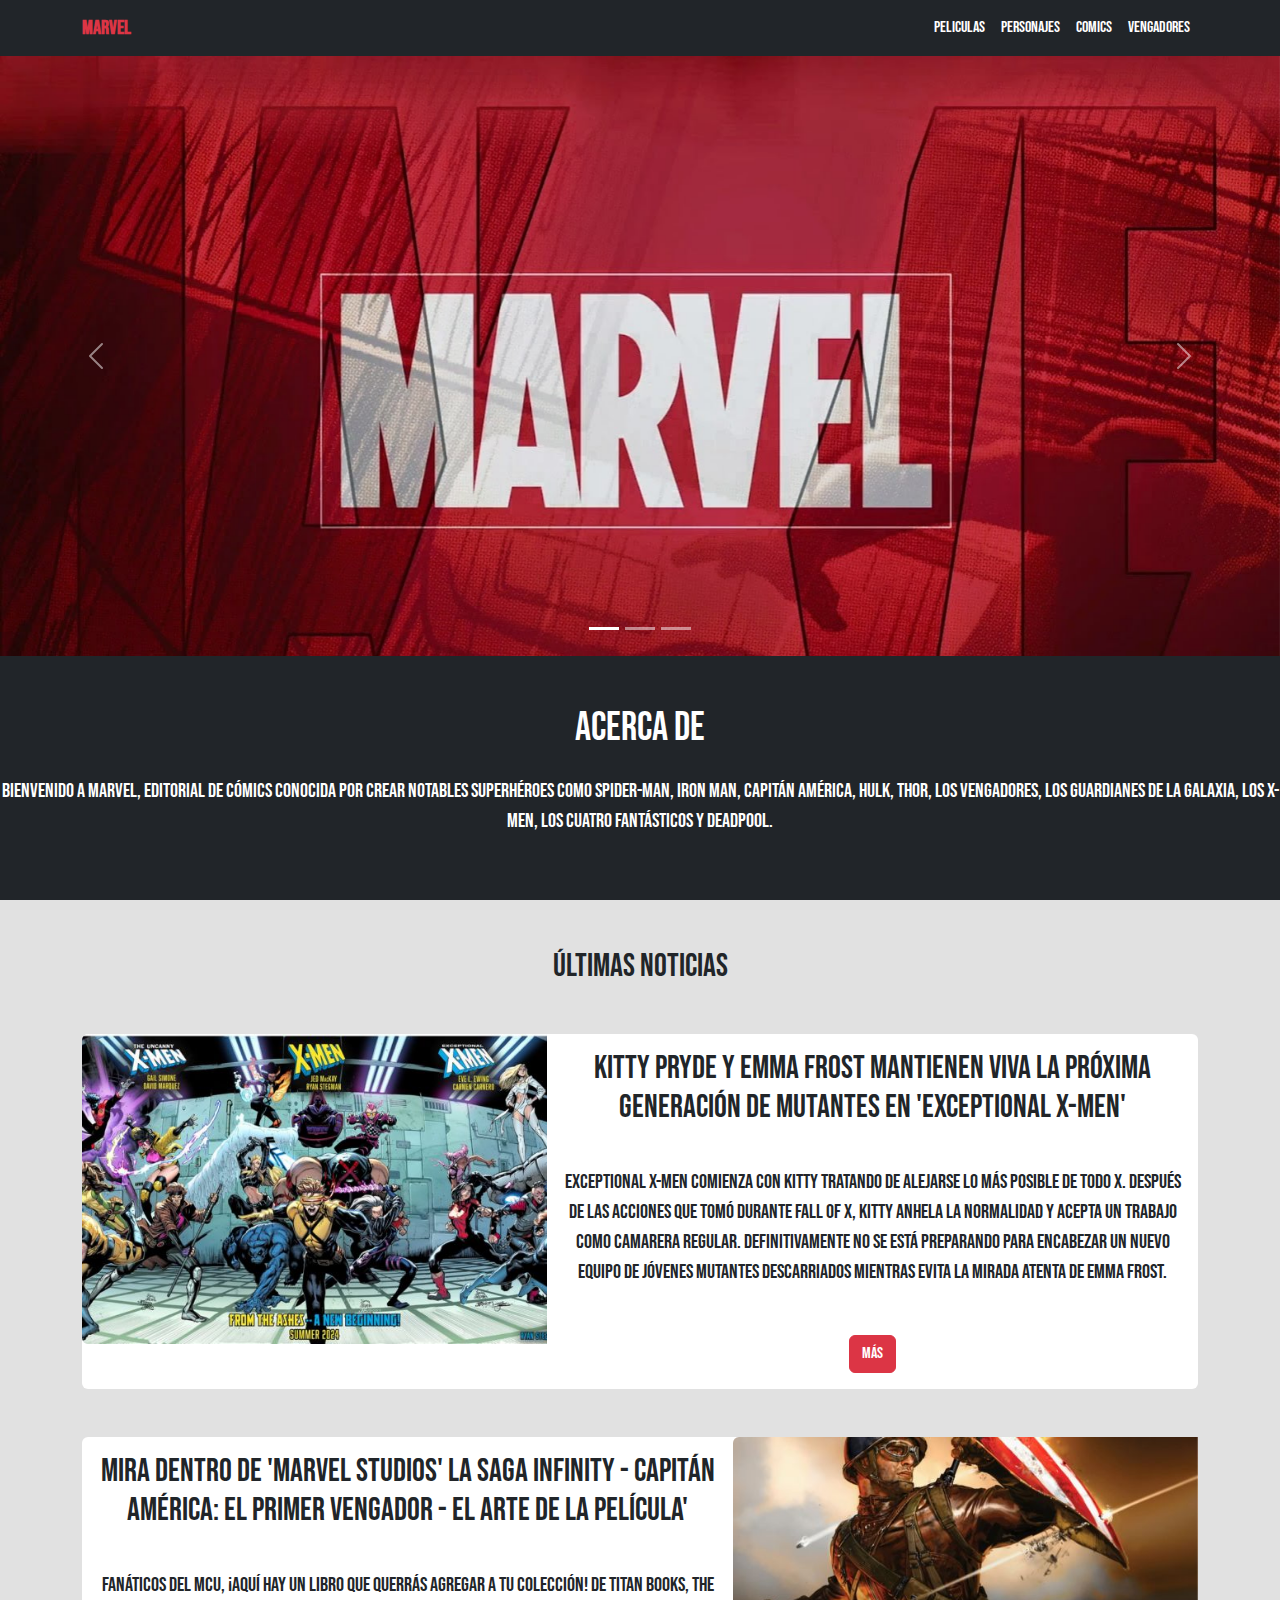
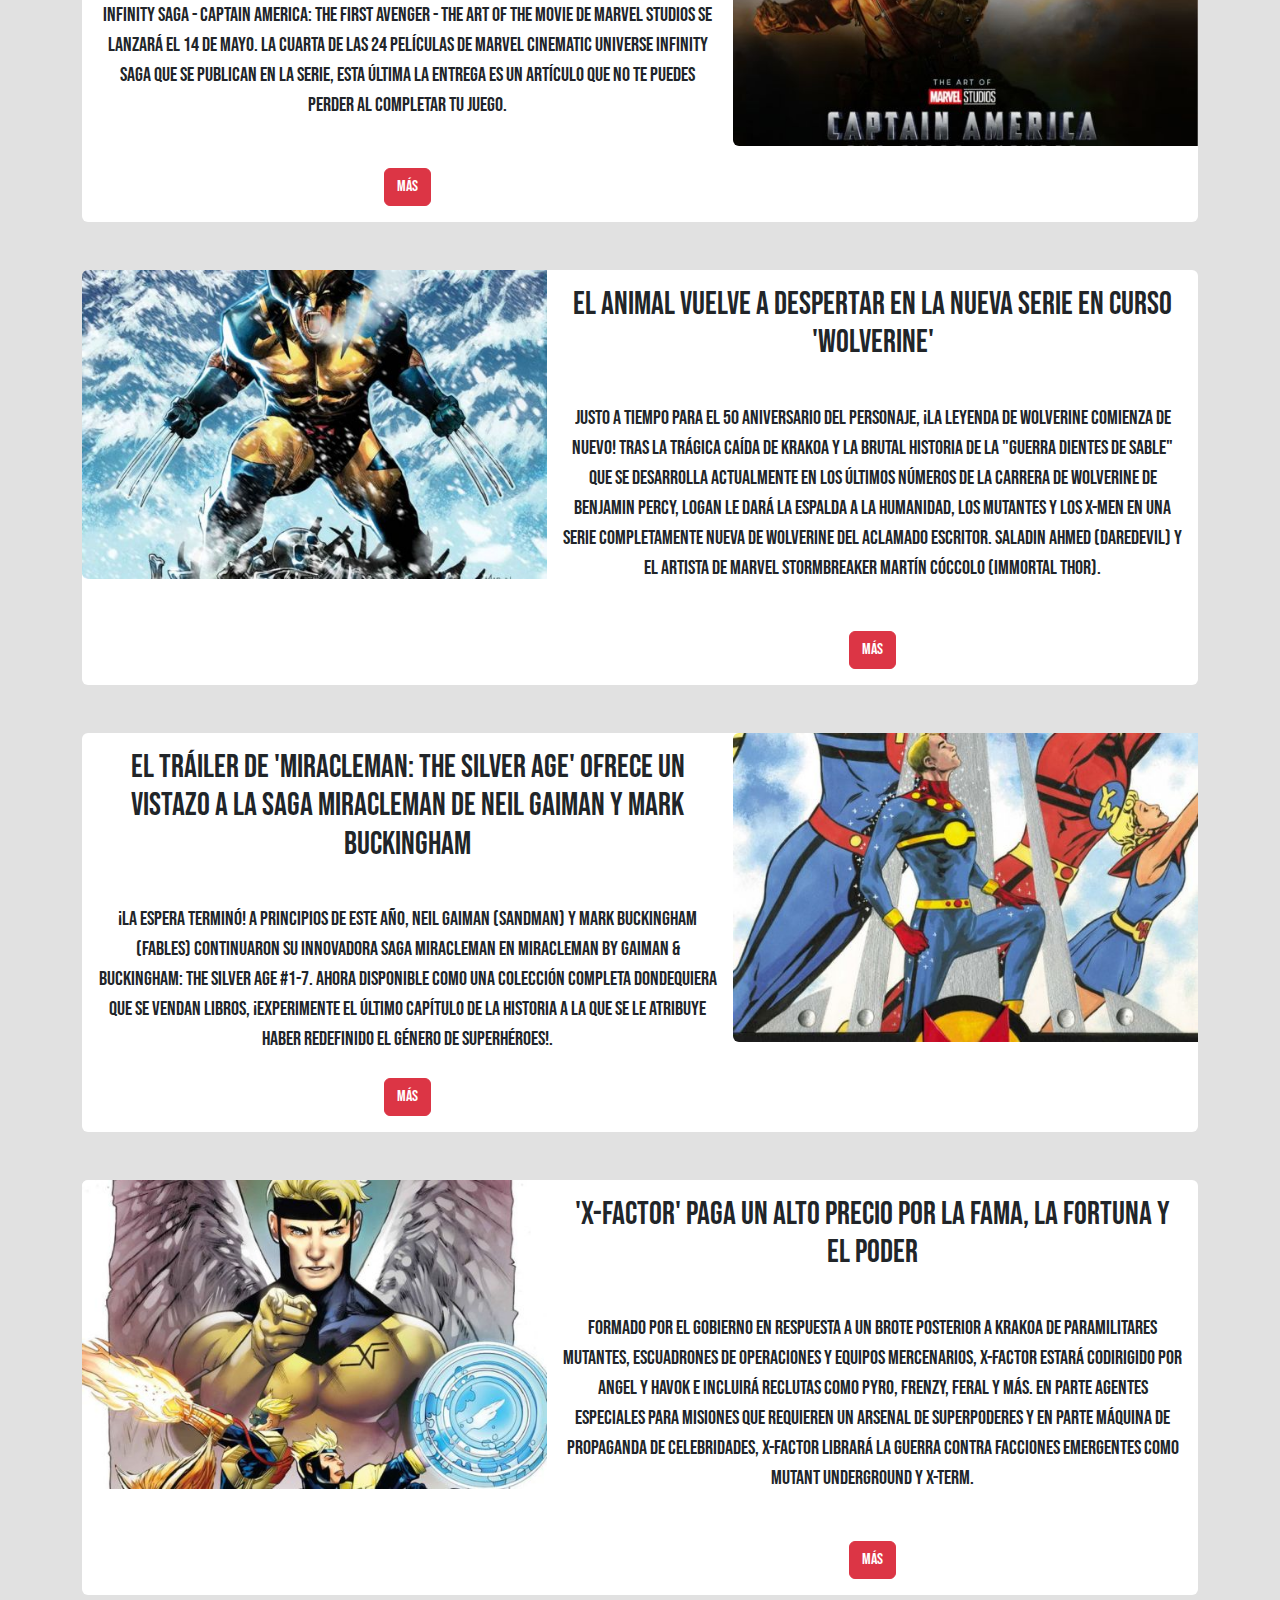
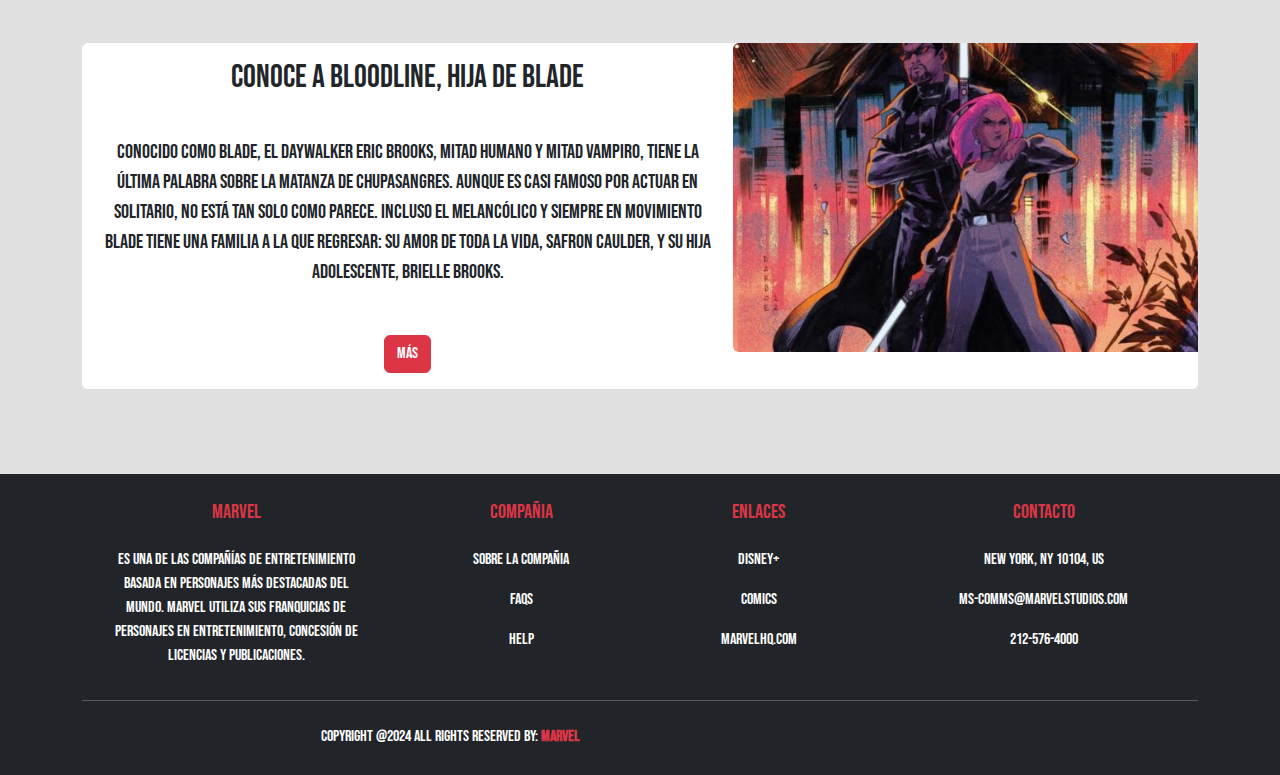
<file: index.html>
<!DOCTYPE html>
<html lang="en">
<head>
    <meta charset="UTF-8">
    <meta name="viewport" content="width=device-width, initial-scale=1.0">
    <link href="https://fonts.googleapis.com/css2?family=Bebas+Neue&family=DM+Serif+Display:ital@0;1&family=Marvel:ital,wght@0,400;0,700;1,400;1,700&display=swap" rel="stylesheet">
    <link rel="stylesheet" href="https://cdnjs.cloudflare.com/ajax/libs/font-awesome/6.5.2/css/all.min.css" integrity="sha512-SnH5WK+bZxgPHs44uWIX+LLJAJ9/2PkPKZ5QiAj6Ta86w+fsb2TkcmfRyVX3pBnMFcV7oQPJkl9QevSCWr3W6A==" crossorigin="anonymous" referrerpolicy="no-referrer" />
    <link href="https://cdn.jsdelivr.net/npm/bootstrap@5.3.3/dist/css/bootstrap.min.css" rel="stylesheet" integrity="sha384-QWTKZyjpPEjISv5WaRU9OFeRpok6YctnYmDr5pNlyT2bRjXh0JMhjY6hW+ALEwIH" crossorigin="anonymous">
    <link rel="stylesheet" href="css/style.css">
    <title>Marvel</title>
</head>
<body>

    <!--Navbar-->
    <nav class="navbar bg-dark text-white navbar-expand-lg">
        <div class="container">
          <a class="navbar-brand text-danger" href="index.html"><strong>MARVEL</strong></a>
          <button class="navbar-toggler" type="button" data-bs-toggle="collapse" data-bs-target="#navbarNav" aria-controls="navbarNav" aria-expanded="false" aria-label="Toggle navigation">
            <span class="navbar-toggler-icon"></span>
          </button>
          <div class="collapse navbar-collapse" id="navbarNav">
            <ul class="navbar-nav ms-auto">
              <li class="nav-item">
                <a class="nav-link" aria-current="page" href="peliculas.html">Peliculas</a>
              </li>
              <li class="nav-item">
                <a class="nav-link" href="personajes.html">Personajes</a>
              </li>
              <li class="nav-item">
                <a class="nav-link" href="comics.html">Comics</a>
              </li>
              <li class="nav-item">
                <a class="nav-link" href="assets/avenger_animacion/avengers.html">Vengadores</a>
              </li>
            </ul>
          </div>
        </div>
      </nav>    

    <!--Carousel-->
    <div class="container-carousel">
    <div id="carouselExampleIndicators" class="carousel slide">
        <div class="carousel-indicators">
          <button type="button" data-bs-target="#carouselExampleIndicators" data-bs-slide-to="0" class="active" aria-current="true" aria-label="Slide 1"></button>
          <button type="button" data-bs-target="#carouselExampleIndicators" data-bs-slide-to="1" aria-label="Slide 2"></button>
          <button type="button" data-bs-target="#carouselExampleIndicators" data-bs-slide-to="2" aria-label="Slide 3"></button>
        </div>
        <div class="carousel-inner">
          <div class="carousel-item active">
            <img src="assets/images/marvel-comics-logo-marvel-comics-wallpaper.jpg" class="d-block w-100" alt="...">
          </div>
          <div class="carousel-item" >
            <img src="assets/images/scale.jpg" class="d-block w-100" alt="...">
          </div>
          <div class="carousel-item" >
            <img src="assets/images/carousel-hereoes.jpg" class="d-block w-100" alt="...">
          </div>
        </div>
        <button class="carousel-control-prev" type="button" data-bs-target="#carouselExampleIndicators" data-bs-slide="prev">
          <span class="carousel-control-prev-icon" aria-hidden="true"></span>
          <span class="visually-hidden">Previous</span>
        </button>
        <button class="carousel-control-next" type="button" data-bs-target="#carouselExampleIndicators" data-bs-slide="next">
          <span class="carousel-control-next-icon" aria-hidden="true"></span>
          <span class="visually-hidden">Next</span>
        </button>
      </div>
    </div>

    <!--Contenedor-->
    <div class="container-text bg-dark text-white py-5">
        <h1 class="text-center py-8">ACERCA DE</h1>
        <div class="row py-3">
          <div class="col text-center">Bienvenido a Marvel, editorial de cómics conocida por crear notables superhéroes como Spider-Man, Iron Man,
           Capitán América, Hulk, Thor, los Vengadores, los Guardianes de la Galaxia, los X-Men, los Cuatro Fantásticos y Deadpool.</div>
        </div>
      </div>

    <!--Tarjetas horizontales-->
    <div class="container mt-5">
        <h2 class="text-center py-8">Últimas noticias</h2>
        <div class="card mb-3 border-0 mt-5">
        <div class="row g-0">
        <div class="col-md-5">
                <img src="assets/images/card1.jpg" class="img-fluid rounded-start" alt="...">
                </div>
                <div class="col-md-7">
                  <div class="card-body">
                    <h2 class="card-title text-center">Kitty Pryde y Emma Frost mantienen viva la próxima generación de mutantes en 'Exceptional X-Men'</h2>
                    <p class="card-text text-center">EXCEPTIONAL X-MEN comienza con Kitty tratando de alejarse lo más posible de todo X. Después de las acciones que tomó durante FALL OF X, Kitty anhela la normalidad y acepta un trabajo como camarera regular. Definitivamente NO se está preparando para encabezar un nuevo equipo de jóvenes mutantes descarriados mientras evita la mirada atenta de Emma Frost.</p>
                    <div class="text-center mt-5"><a href="https://www.marvel.com/articles/comics/exceptional-x-men-eve-l-ewing-carmen-carnero-cover-details" class="btn btn-danger">MÁS</a></div>
                  </div>
                </div>
              </div>
            </div>
          </div>
    
        <div class="container mt-5">
            <div class="card mb-3 border-0">
              <div class="row g-0">
                <div class="col-md-7">
                  <div class="card-body">
                    <h2 class="card-title text-center">Mira dentro de 'Marvel Studios' La saga Infinity - Capitán América: El primer vengador - El arte de la película'</h2>
                    <p class="card-text text-center">Fanáticos del MCU, ¡aquí hay un libro que querrás agregar a tu colección! De Titan Books, The Infinity Saga - Captain America: The First Avenger - The Art of the Movie de Marvel Studios se lanzará el 14 de mayo. La cuarta de las 24 películas de Marvel Cinematic Universe Infinity Saga que se publican en la serie, esta última La entrega es un artículo que no te puedes perder al completar tu juego.</p>
                    <div class="text-center mt-5"><a href="https://www.marvel.com/articles/culture-lifestyle/marvel-studios-the-infinity-saga-captain-america-the-first-avenger-the-art-of-the-movie-book" class="btn btn-danger">MÁS</a></div>
                  </div>
                </div>
                <div class="col-md-5">
                  <img src="assets/images/card2.jpg" class="img-fluid rounded-start" alt="...">
                </div>
              </div>
            </div>
          </div>
    
          <div class="container mt-5">
            <div class="card mb-3 border-0">
              <div class="row g-0">
                <div class="col-md-5">
                  <img src="assets/images/card3.jpg" class="img-fluid rounded-start" alt="...">
                </div>
                <div class="col-md-7">
                  <div class="card-body">
                    <h2 class="card-title text-center">El animal vuelve a despertar en la nueva serie en curso 'Wolverine'</h2>
                    <p class="card-text text-center">Justo a tiempo para el 50 aniversario del personaje, ¡la leyenda de Wolverine comienza de nuevo! Tras la trágica caída de Krakoa y la brutal historia de la "Guerra Dientes de Sable" que se desarrolla actualmente en los últimos números de la carrera de WOLVERINE de Benjamin Percy, Logan le dará la espalda a la humanidad, los mutantes y los X-Men en una serie completamente nueva de WOLVERINE del aclamado escritor. Saladin Ahmed (DAREDEVIL) y el artista de Marvel Stormbreaker Martín Cóccolo (IMMORTAL THOR).
                    </p>
                    <div class="text-center mt-5"><a href="https://www.marvel.com/articles/comics/the-animal-reawakens-in-new-wolverine-ongoing-series" class="btn btn-danger">MÁS</a></div>
                  </div>
                </div>
              </div>
            </div>
          </div>
    
          <div class="container mt-5">
            <div class="card mb-3 border-0">
              <div class="row g-0">
                <div class="col-md-7">
                  <div class="card-body">
                    <h2 class="card-title text-center">El tráiler de 'Miracleman: The Silver Age' ofrece un vistazo a la saga Miracleman de Neil Gaiman y Mark Buckingham</h2>
                    <p class="card-text text-center">¡La espera terminó! A principios de este año, Neil Gaiman (Sandman) y Mark Buckingham (Fables) continuaron su innovadora saga Miracleman en MIRACLEMAN BY GAIMAN & BUCKINGHAM: THE SILVER AGE #1-7. Ahora disponible como una colección completa dondequiera que se vendan libros, ¡experimente el último capítulo de la historia a la que se le atribuye haber redefinido el género de superhéroes!.</p>
                    <div class="text-center mt-4"><a href="https://www.marvel.com/articles/comics/miracleman-the-silver-age-tpb-trailer-neil-gaiman-mark-buckingham-miracleman-saga" class="btn btn-danger">MÁS</a></div>
                  </div>
                </div>
                <div class="col-md-5">
                  <img src="assets/images/card4.jpg" class="img-fluid rounded-start" alt="...">
                </div>
              </div>
            </div>
          </div>

          <div class="container mt-5">
            <div class="card mb-3 border-0 mt-5">
              <div class="row g-0">
                <div class="col-md-5">
                  <img src="assets/images/card5.jpg" class="img-fluid rounded-start" alt="...">
                </div>
                <div class="col-md-7">
                  <div class="card-body">
                    <h2 class="card-title text-center">'X-Factor' paga un alto precio por la fama, la fortuna y el poder</h2>
                    <p class="card-text text-center">Formado por el gobierno en respuesta a un brote posterior a Krakoa de paramilitares mutantes, escuadrones de operaciones y equipos mercenarios, X-FACTOR estará codirigido por Angel y Havok e incluirá reclutas como Pyro, Frenzy, Feral y más. En parte agentes especiales para misiones que requieren un arsenal de superpoderes y en parte máquina de propaganda de celebridades, X-FACTOR librará la guerra contra facciones emergentes como Mutant Underground y X-Term.</p>
                    <div class="text-center mt-5"><a href="https://www.marvel.com/articles/comics/x-factor-mark-russell-bob-quinn-from-the-ashes" class="btn btn-danger">MÁS</a></div>
                  </div>
                </div>
              </div>
            </div>
          </div>
    
          <div class="container mt-5">
            <div class="card mb-3 border-0">
              <div class="row g-0">
                <div class="col-md-7">
                  <div class="card-body">
                    <h2 class="card-title text-center">Conoce a Bloodline, hija de Blade</h2>
                    <p class="card-text text-center">Conocido como Blade, el Daywalker Eric Brooks, mitad humano y mitad vampiro, tiene la última palabra sobre la matanza de chupasangres. Aunque es casi famoso por actuar en solitario, no está tan solo como parece. Incluso el melancólico y siempre en movimiento Blade tiene una familia a la que regresar: su amor de toda la vida, Safron Caulder, y su hija adolescente, Brielle Brooks.</p>
                    <div class="text-center mt-5"><a href="https://www.marvel.com/articles/comics/bloodline-brielle-brooks-daughter-blade-history-explained" class="btn btn-danger">MÁS</a></div>
                  </div>
                </div>
                <div class="col-md-5">
                  <img src="assets/images/card6.jpg" class="img-fluid rounded-start" alt="...">
                </div>
              </div>
            </div>
          </div>
    
    
     <!--Footer-->
      <footer class="footer bg-dark text-white expand-lg">
        <div class="container text-center text-md-left">
            <div class="row text-center text-md-left">
                <div class="col-md-3 col-lg-3 col-xl-3 mx-auto mt-3">
                    <h5 class="text-uppercase mb-4 font-weight-bold text-danger">MARVEL</h5>
                    <p>Es una de las compañías de entretenimiento basada en personajes más destacadas del mundo. Marvel utiliza sus franquicias de personajes en entretenimiento, concesión de licencias y publicaciones.</p>
                </div>

                <div class="col-md-2 col-lg-2 col-xl-2 mx-auto mt-3">
                    <h5 class="text-upppercase mb-4 font-weight-bold text-danger">Compañia</h5>
                    <p>
                        <a  href="https://www.marvel.com/corporate/about" class=" nav-link text-white" style="text-decoration: none;">Sobre la compañia</a>
                    </p>
                    <p>
                        <a href="https://help.marvel.com/hc/en-us" class="text-white" style="text-decoration: none;">FAQS</a>
                    </p>
                    <p>
                        <a href="https://help.marvel.com/hc/en-us" class="text-white" style="text-decoration: none;">Help</a>
                    </p>
                </div>
                <div class="col-md-3 col-lg-2 col-xl-2 mx-auto mt-3">
                    <h5 class="text-uppercase mb-4 font-weight-bold text-danger">Enlaces</h5>
                    <p>
                        <a href="https://www.disneyplus.com/brand/marvel?cid=DTCI-Synergy-Marvel-Site-Acquisition-Library-US-Marvel-NA-EN-NavFooter-Marvel_DisneyPlus_NavFooter_Evergreen-NA" class="text-white" style="text-decoration: none;">Disney+</a>
                    </p>
                    <p>
                        <a href="https://www.marvel.com/redeem" class="text-white" style="text-decoration: none;">Comics</a>
                    </p>
                    <p>
                        <a href="https://www.marvelhq.com/" class="text-white" style="text-decoration: none;">Marvelhq.com</a>
                    </p>
                </div>

                <div class="col-md-4 col-lg-3 col-xl-3 mx-auto mt-3">
                    <h5 class="text-uppercase mb-4 font-weight-bold text-danger">Contacto</h5>
                    <p>
                        <i class="fas fa-home mr-3"></i> New York, NY 10104, US
                    </p>
                    <p>
                        <i class="fas fa-envelope mr-3"></i> Ms-comms@marvelstudios.com
                    </p>
                    <p>
                        <i class="fas fa-phone mr-3"></i> 212-576-4000
                    </p>
                </div>
            </div>
            <hr class="mb-4">
            <div class="row align-items-center">
                <div class="col-md-7 col-lg-8">
                    <p>Copyright @2024 All rights reserved by:
                        <a href="#" style="text-decoration: none;">
                            <strong class="text-danger">MARVEL</strong>
                        </a></p>
                </div>
                <div class="col-md-5 col-lg-4">
                    <div class="text-center text-md-right">
                        <ul class="list-unstyled list-inline">
                            <li class="list-inline-item">
                                <a href="https://www.facebook.com/MarvelLatinoamerica/" class="btn-floating btn-sm text-white" style="font-size:23px;"><i class="fab fa-facebook"></i></a>
                            </li>
                            <li class="list-inline-item">
                                <a href="https://twitter.com/Marvel" class="btn-floating btn-sm text-white" style="font-size:23px;"><i class="fab fa-twitter"></i></a>
                            </li>
                            <li class="list-inline-item">
                                <a href="https://www.instagram.com/marvel/?hl=es" class="btn-floating btn-sm text-white" style="font-size:23px;"><i class="fab fa-instagram"></i></a>
                            </li>
                            <li class="list-inline-item">
                                <a href="https://www.youtube.com/user/MARVEL" class="btn-floating btn-sm text-white" style="font-size:23px;"><i class="fab fa-youtube"></i></a>
                            </li>
                            <li class="list-inline-item">
                                <a href="https://www.tiktok.com/@marvel?lang=es" class="btn-floating btn-sm text-white" style="font-size:23px;"><i class="fab fa-tiktok"></i></a>
                            </li>
                        </ul>
                    </div>
                </div>

            </div>
        </div>
      </footer>

     <script src="https://cdn.jsdelivr.net/npm/@popperjs/core@2.11.8/dist/umd/popper.min.js" integrity="sha384-I7E8VVD/ismYTF4hNIPjVp/Zjvgyol6VFvRkX/vR+Vc4jQkC+hVqc2pM8ODewa9r" crossorigin="anonymous"></script>
     <script src="https://cdn.jsdelivr.net/npm/bootstrap@5.3.3/dist/js/bootstrap.min.js" integrity="sha384-0pUGZvbkm6XF6gxjEnlmuGrJXVbNuzT9qBBavbLwCsOGabYfZo0T0to5eqruptLy" crossorigin="anonymous"></script>

</body>
</html>
</file>
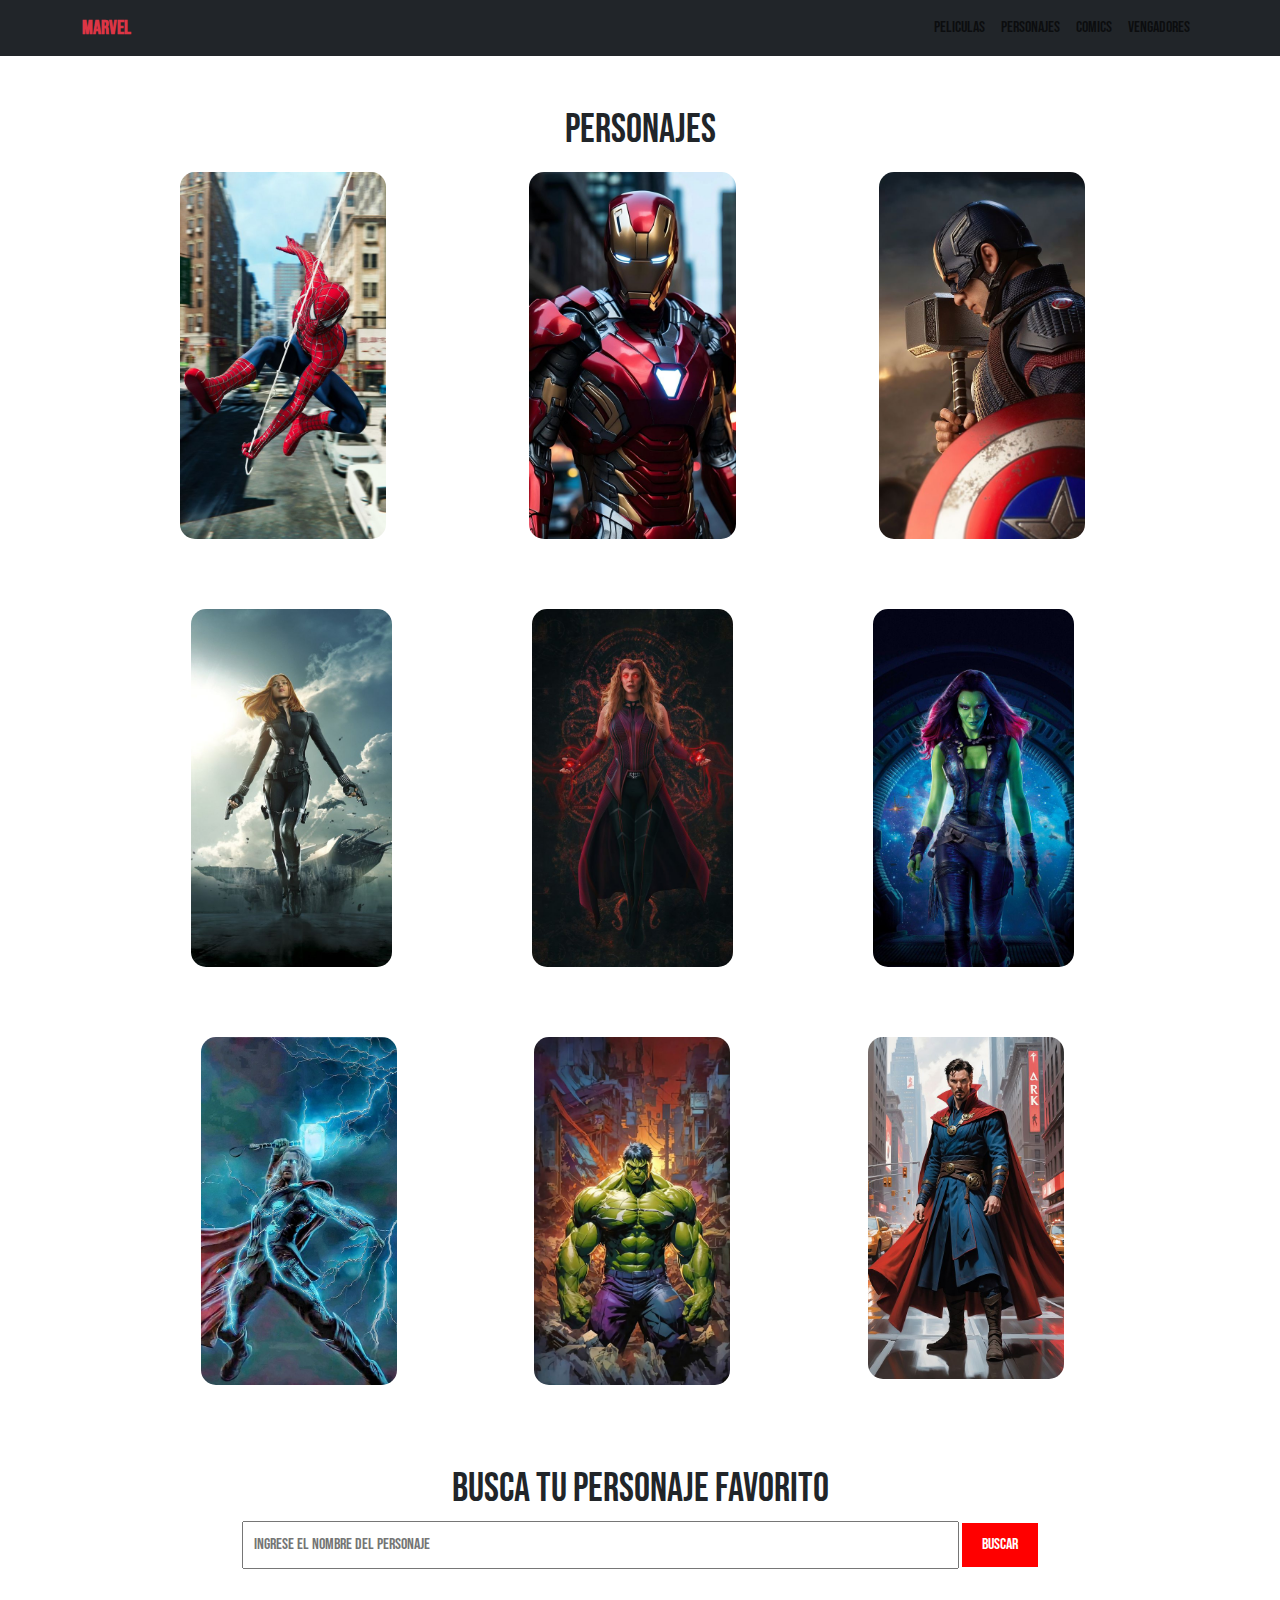
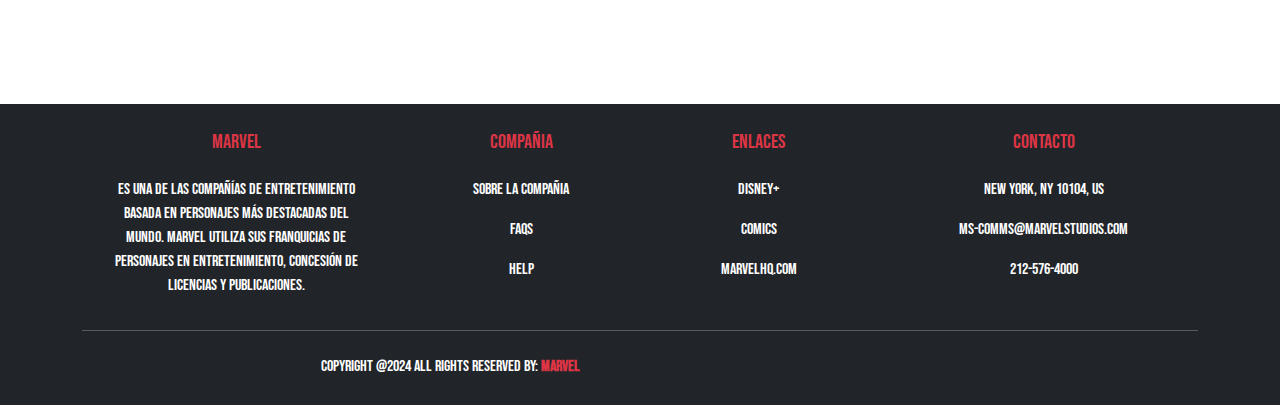
<file: personajes.html>
<!DOCTYPE html>
<html lang="en">

<head>
    <meta charset="UTF-8">
    <meta name="viewport" content="width=device-width, initial-scale=1.0">
    <link rel="stylesheet" href="css/stylespersonajes.css">
    <link rel="stylesheet" href="css/style.css">
    <link href="https://fonts.googleapis.com/css2?family=Bebas+Neue&family=DM+Serif+Display:ital@0;1&family=Marvel:ital,wght@0,400;0,700;1,400;1,700&display=swap" rel="stylesheet">
    <link rel="stylesheet" href="https://cdnjs.cloudflare.com/ajax/libs/font-awesome/6.5.2/css/all.min.css" integrity="sha512-SnH5WK+bZxgPHs44uWIX+LLJAJ9/2PkPKZ5QiAj6Ta86w+fsb2TkcmfRyVX3pBnMFcV7oQPJkl9QevSCWr3W6A==" crossorigin="anonymous" referrerpolicy="no-referrer" />
    <link href="https://cdn.jsdelivr.net/npm/bootstrap@5.3.3/dist/css/bootstrap.min.css" rel="stylesheet" integrity="sha384-QWTKZyjpPEjISv5WaRU9OFeRpok6YctnYmDr5pNlyT2bRjXh0JMhjY6hW+ALEwIH" crossorigin="anonymous">
    <link rel="preconnect" href="https://fonts.googleapis.com">
    <link rel="preconnect" href="https://fonts.gstatic.com" crossorigin>
    <title>Marvel</title>
</head>

<body>
    <nav class="navbar bg-dark text-white navbar-expand-lg">
        <div class="container">
            <a class="navbar-brand text-danger" href="index.html"><strong>MARVEL</strong></a>
            <button class="navbar-toggler" type="button" data-bs-toggle="collapse" data-bs-target="#navbarNav"
                aria-controls="navbarNav" aria-expanded="false" aria-label="Toggle navigation">
                <span class="navbar-toggler-icon"></span>
            </button>
            <div class="collapse navbar-collapse" id="navbarNav">
                <ul class="navbar-nav ms-auto">
                    <li class="nav-item">
                        <a class="nav-link" aria-current="page" href="peliculas.html">Peliculas</a>
                    </li>
                    <li class="nav-item">
                        <a class="nav-link" href="personajes.html">Personajes</a>
                    </li>
                    <li class="nav-item">
                        <a class="nav-link" href="comics.html">Comics</a>
                    </li>
                    <li class="nav-item">
                        <a class="nav-link" href="assets/avenger_animacion/avengers.html">Vengadores</a>
                    </li>
                </ul>
            </div>
        </div>
    </nav>

    <div class="personajes">
        <h1>Personajes</h1>
        <div class="row">
            <div class="personajes-col">
                <img src="assets/images/spiderman.jpg">
                <div class="layer">
                    <h3>SPIDER MAN</h3>
                </div>
            </div>
            <div class="personajes-col">
                <img src="assets/images/ironman.jpg">
                <div class="layer">
                    <h3>IRON MAN</h3>
                </div>
            </div>
            <div class="personajes-col">
                <img src="assets/images/capitanamerica.jpg">
                <div class="layer">
                    <h3>CAPITAN AMERICA</h3>
                </div>
            </div>

            <div class="row">
                <div class="personajes-col">
                    <img src="assets/images/blackwidow.jpg">
                    <div class="layer">
                        <h3>BLACK WIDOW</h3>
                    </div>
                </div>
                <div class="personajes-col">
                    <img src="assets/images/scarletwitch.jpg">
                    <div class="layer">
                        <h3>SCARLET WITCH</h3>
                    </div>
                </div>
                <div class="personajes-col">
                    <img src="assets/images/gamora.jpg">
                    <div class="layer">
                        <h3>GAMORA</h3>
                    </div>
                </div>

                <div class="row">
                    <div class="personajes-col">
                        <img src="assets/images/thor.jpg">
                        <div class="layer">
                            <h3>THOR</h3>
                        </div>
                    </div>
                    <div class="personajes-col">
                        <img src="assets/images/hulk.jpg">
                        <div class="layer">
                            <h3>HULK</h3>
                        </div>
                    </div>
                    <div class="personajes-col">
                        <img src="assets/images/drstrange.jpg">
                        <div class="layer">
                            <h3>DOCTOR STRANGE</h3>
                        </div>
                    </div>

                </div>
            </div>

            <div class="container-personajes">
                <h1>BUSCA TU PERSONAJE FAVORITO</h1>
                <input type="text" id="characterInput" placeholder="Ingrese el nombre del personaje">
                <button onclick="searchCharacter()">Buscar</button>
                <div id="characterResults"></div>
            </div>
        </div>
    </div>

    <!--Footer-->
    <footer class="footer bg-dark text-white expand-lg">
        <div class="container text-center text-md-left">
            <div class="row text-center text-md-left">
                <div class="col-md-3 col-lg-3 col-xl-3 mx-auto mt-3">
                    <h5 class="text-uppercase mb-4 font-weight-bold text-danger">MARVEL</h5>
                    <p>Es una de las compañías de entretenimiento basada en personajes más destacadas del mundo.
                        Marvel utiliza sus franquicias de personajes en entretenimiento, concesión de licencias
                        y publicaciones.</p>
                </div>

                <div class="col-md-2 col-lg-2 col-xl-2 mx-auto mt-3">
                    <h5 class="text-upppercase mb-4 font-weight-bold text-danger">Compañia</h5>
                    <p>
                        <a href="https://www.marvel.com/corporate/about" class=" nav-link text-white"
                            style="text-decoration: none;">Sobre la compañia</a>
                    </p>
                    <p>
                        <a href="https://help.marvel.com/hc/en-us" class="text-white"
                            style="text-decoration: none;">FAQS</a>
                    </p>
                    <p>
                        <a href="https://help.marvel.com/hc/en-us" class="text-white"
                            style="text-decoration: none;">Help</a>
                    </p>
                </div>
                <div class="col-md-3 col-lg-2 col-xl-2 mx-auto mt-3">
                    <h5 class="text-uppercase mb-4 font-weight-bold text-danger">Enlaces</h5>
                    <p>
                        <a href="https://www.disneyplus.com/brand/marvel?cid=DTCI-Synergy-Marvel-Site-Acquisition-Library-US-Marvel-NA-EN-NavFooter-Marvel_DisneyPlus_NavFooter_Evergreen-NA"
                            class="text-white" style="text-decoration: none;">Disney+</a>
                    </p>
                    <p>
                        <a href="https://www.marvel.com/redeem" class="text-white"
                            style="text-decoration: none;">Comics</a>
                    </p>
                    <p>
                        <a href="https://www.marvelhq.com/" class="text-white"
                            style="text-decoration: none;">Marvelhq.com</a>
                    </p>
                </div>

                <div class="col-md-4 col-lg-3 col-xl-3 mx-auto mt-3">
                    <h5 class="text-uppercase mb-4 font-weight-bold text-danger">Contacto</h5>
                    <p>
                        <i class="fas fa-home mr-3"></i> New York, NY 10104, US
                    </p>
                    <p>
                        <i class="fas fa-envelope mr-3"></i> Ms-comms@marvelstudios.com
                    </p>
                    <p>
                        <i class="fas fa-phone mr-3"></i> 212-576-4000
                    </p>
                </div>
            </div>
            <hr class="mb-4">
            <div class="row align-items-center">
                <div class="col-md-7 col-lg-8">
                    <p>Copyright @2024 All rights reserved by:
                        <a href="#" style="text-decoration: none;">
                            <strong class="text-danger">MARVEL</strong>
                        </a>
                    </p>
                </div>
                <div class="col-md-5 col-lg-4">
                    <div class="text-center text-md-right">
                        <ul class="list-unstyled list-inline">
                            <li class="list-inline-item">
                                <a href="https://www.facebook.com/MarvelLatinoamerica/"
                                    class="btn-floating btn-sm text-white" style="font-size:23px;"><i
                                        class="fab fa-facebook"></i></a>
                            </li>
                            <li class="list-inline-item">
                                <a href="https://twitter.com/Marvel" class="btn-floating btn-sm text-white"
                                    style="font-size:23px;"><i class="fab fa-twitter"></i></a>
                            </li>
                            <li class="list-inline-item">
                                <a href="https://www.instagram.com/marvel/?hl=es"
                                    class="btn-floating btn-sm text-white" style="font-size:23px;"><i
                                        class="fab fa-instagram"></i></a>
                            </li>
                            <li class="list-inline-item">
                                <a href="https://www.youtube.com/user/MARVEL"
                                    class="btn-floating btn-sm text-white" style="font-size:23px;"><i
                                        class="fab fa-youtube"></i></a>
                            </li>
                            <li class="list-inline-item">
                                <a href="https://www.tiktok.com/@marvel?lang=es"
                                    class="btn-floating btn-sm text-white" style="font-size:23px;"><i
                                        class="fab fa-tiktok"></i></a>
                            </li>
                        </ul>
                    </div>
                </div>

            </div>
        </div>
    </footer>
    <script src="js/script.js"></script>
    <script src="https://cdn.jsdelivr.net/npm/@popperjs/core@2.11.8/dist/umd/popper.min.js" integrity="sha384-I7E8VVD/ismYTF4hNIPjVp/Zjvgyol6VFvRkX/vR+Vc4jQkC+hVqc2pM8ODewa9r" crossorigin="anonymous"></script>
    <script src="https://cdn.jsdelivr.net/npm/bootstrap@5.3.3/dist/js/bootstrap.min.js" integrity="sha384-0pUGZvbkm6XF6gxjEnlmuGrJXVbNuzT9qBBavbLwCsOGabYfZo0T0to5eqruptLy" crossorigin="anonymous"></script>

</body>

</html>
</file>
<file: css/style.css>
*{
    padding: 0;
    margin: 0;
    box-sizing: border-box;
    font-family: "Bebas Neue", sans-serif;
 }
 body{
    background-color: #E1E1E1;
 }
.navbar{
    background-color: black;
}
.navbar-text,
.navbar-brand,
.nav-link,
.nav-link.active{
    color: #fff;
}

.container-carousel{
    width: 100%;
    height: 600px;
}

.carousel{
    /*position: absolute;
    top: 50%;
    left: 50%;
    min-width: 50%;
    min-height: 50%;
    transform: translateX(-50%) translateY(-50%);*/
    display: flex;
    width: 100%;
    height: 100%;
}
.container-text{
    /*margin-top: 650px;*/
    font-size: 20px;
}
.container .card-text{
    margin-top: 40px;
    font-size: 20px;
}
footer {
    padding: 10px;
    position: relative;
    top: 10px;
    width: 100%;
    margin-top: 75px;
}
</file>
<file: css/stylespersonajes.css>
*{
  padding: 0;
  margin: 0;
  box-sizing: border-box;
  font-family: "Bebas Neue", sans-serif;
}

body{
  background-color: #E1E1E1;
}

.personajes {
  width: 80%; 
  margin: 50px auto 30px; 
  text-align: center;
}

.personajes h1 {
  margin-top: 20px; 
}
  
.personajes-col img {
    width: 100%;
    height: auto;
    border-radius: 15px; /* Ajusta el borde redondeado de las imágenes */
}

.row {
    margin-top: 20px;
    display: flex;
    flex-wrap: wrap;
    justify-content: space-around;
}
  
.personajes-col {
    flex-basis: 22%;
    margin-bottom: 50px; 
    margin-right: 15px;
    position: relative;
    overflow: hidden;
    padding: 10px; /* Agrega un relleno al contenedor */
}
  
.layer-container {
    position: relative;
}
  
.layer {
  background: transparent;
  height: calc(100% - 10px); /* Ajusta la altura para considerar el relleno */
  width: calc(100% - 10px); /* Ajusta el ancho para considerar el relleno */
  position: absolute;
  top: 0;
  left: 0;
  transition: 0.5s;
  border-radius: 10px;
  border-radius: 10px; /* Asegura que el layer tenga bordes redondeados */
  box-sizing: border-box; /* Incluye el padding en el tamaño total */
  padding: 10px; /* Espaciado alrededor del layer */
}
  
.layer h3 {
  width: 100%;
  font-weight: 500;
  color: #fff;
  font-size: 1.4rem;
  bottom: 20px;
  left: 50%;
  transform: translateX(-50%);
  position: absolute;
  opacity: 0;
  transition: 0.5s;   
}
  
.personajes-col:hover .layer {
    background: rgba(226, 0, 0, 0.7);
}
  
.personajes-col:hover .layer h3 {
    opacity: 1;
}
    
.layer:hover{
background: rgba(226, 0,0,0.7);
}

.layer:hover h3{
    bottom: 49%;
    opacity: 1;
}

.container-personajes {
  max-width: 600px;
  margin: 50px auto;
  text-align: center;

}

.search-container {
  margin-bottom: 20px;
}

input{
  width: 70%;
  padding: 10px;
  margin-bottom: 10px;
}

button{
  padding: 10px 20px;
  background-color: red;
  color: #fff;
  border: none;
  cursor: pointer;
}

button:hover {
  background-color: black;
}

#characterResults {
  display: flex;
  flex-wrap: wrap;
  justify-content: center;
  align-items: flex-start; 
}

.character {
  flex: 0 0 calc(5% - 10px); 
  margin: 10px;
  text-align: center;
}

.character img {
  max-width: 200px; 
  border-radius: 10px;
  margin-right: 20px; 
}

.character h2 {
  margin-bottom: 10px;
  text-align: center;
}

.character p {
  margin-bottom: 0;
  text-align: center;
}
</file>
